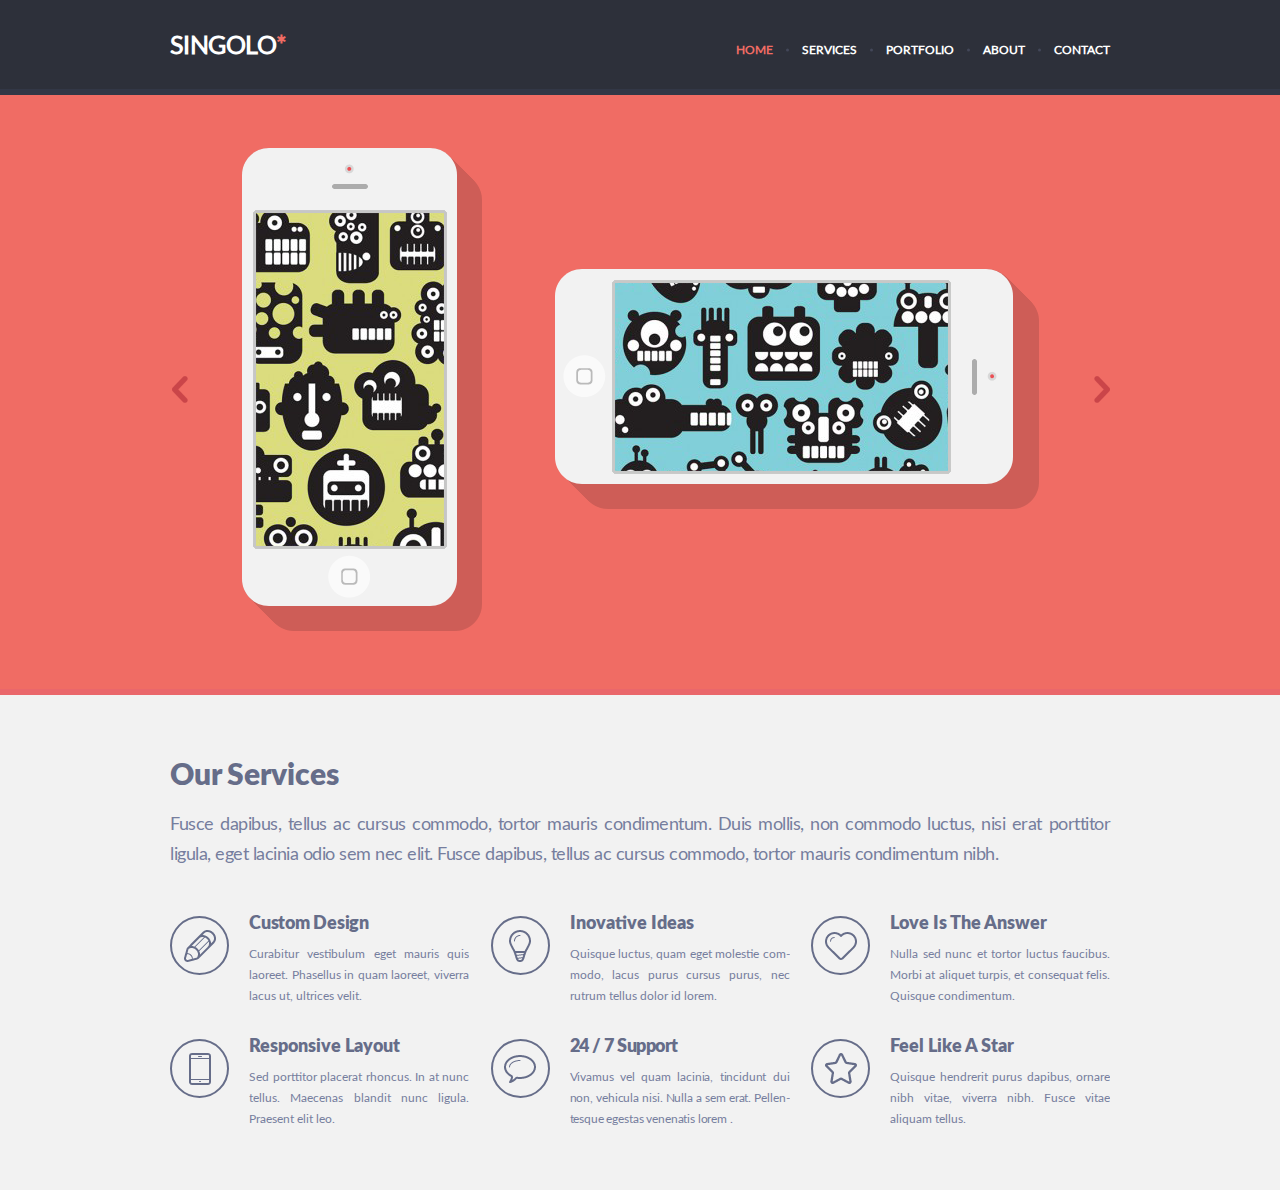
<file: singolo1.html>
<!DOCTYPE html>
<html lang="en">
<head>
    <meta charset="UTF-8">
    <meta name="viewport" content="width=device-width, initial-scale=1.0">
    <link rel="stylesheet" href="./css/fonts.css">
    <link rel="stylesheet" href="./singolo1.css">
    <title>Singolo</title>
</head>
<body>
    <header class="header">
        <div class="container">
            <div class="header__inner">
                <h1 class="header__logo">Singolo<span>*</span></h1>
                <nav class="nav">
                    <ul class="nav__list">
                        <li class="nav__list__item nav__list__item-active">home</li>
                        <li class="nav__list__item">services</li>
                        <li class="nav__list__item">portfolio</li>
                        <li class="nav__list__item">about</li>
                        <li class="nav__list__item">contact</li>
                    </ul>
                </nav>
            </div>
        </div>
    </header>
    
    <div class="slider">
        <div class="container">

            <div class="slider__inner">
                <div class="slider__item">
                    <div class="iphone_ver">
                        <img src="assets/images/vertical.png" alt="Iphone #1">
                    </div>
                    <div class="iphone_hor">
                        <img src="assets/images/horizontal.png" alt="Iphone #2">
                    </div>
                    
                </div>
                <div class="prev">
                    <div class="arrow-left">
                        <img src="assets/images/prev.png" alt="arrow-left">
                    </div>
                </div>
				<div class="next">
                    <div class="arrow-right">
                        <img src="assets/images/next.png" alt="arrow-r">
                    </div>
                </div>
            </div>

        </div>
    </div>

    <section class="services">
        <div class="container">
            <h2 class="services__title">Our Services</h2>
            <p class="services__subtitle">Fusce dapibus, tellus ac cursus commodo, tortor mauris condimentum. Duis mollis, non commodo luctus, nisi erat porttitor ligula, eget lacinia odio sem nec elit. Fusce dapibus, tellus ac cursus commodo, tortor mauris condimentum nibh.</p>
            <div class="services__inner">

                <div class="services__item">
                    <div class="services__logo">
                        <img src="assets/images/pen.png" alt="pen" class="services__img">
                    </div>
                    <div class="services__item__title services__item__title-des">Custom Design</div>
                    <p class="services__item__text">Curabitur vestibulum eget mauris quis laoreet. Phasellus in quam laoreet, viverra lacus ut, ultrices velit.</p>
                </div>

                <div class="services__item">
                    <div class="services__logo">
                        <img src="assets/images/bulb.png" alt="bulb" class="services__img">
                    </div>
                    <div class="services__item__title">Inovative Ideas</div>
                    <p class="services__item__text">Quisque luctus, quam eget molestie com&shymodo, lacus purus cursus purus, nec rutrum tellus dolor id lorem.</p>
                </div>

                <div class="services__item">
                    <div class="services__logo">
                        <img src="assets/images/heart.png" alt="heart" class="services__img">
                    </div>
                    <div class="services__item__title">Love Is The Answer</div>
                    <p class="services__item__text">Nulla sed nunc et tortor luctus faucibus. Morbi at aliquet turpis, et consequat felis. Quisque condimentum.</p>
                </div>

                <div class="services__item">
                    <div class="services__logo">
                        <img src="assets/images/phone.png" alt="phone" class="services__img">
                    </div>
                    <div class="services__item__title">Responsive Layout</div>
                    <p class="services__item__text">Sed porttitor placerat rhoncus. In at nunc tellus. Maecenas blandit nunc ligula. Prae&shysent elit leo.</p>
                </div>

                <div class="services__item">
                    <div class="services__logo">
                        <img src="assets/images/bubble.png" alt="bubble" class="services__img">
                    </div>
                    <div class="services__item__title services__item__title-sup">24 / 7 Support</div>
                    <p class="services__item__text services__item__text-sup">Vivamus vel quam lacinia, tincidunt dui non, vehicula nisi. Nulla a sem erat. Pellen&shytesque egestas venenatis lorem .</p>
                </div>

                <div class="services__item">
                    <div class="services__logo">
                        <img src="assets/images/star.png" alt="star" class="services__img">
                    </div>
                    <div class="services__item__title">Feel Like A Star</div>
                    <p class="services__item__text">Quisque hendrerit purus dapibus, ornare nibh vitae, viverra nibh. Fusce vitae aliquam tellus.</p>
                </div>

            </div>
        </div>
    </section>
</body>
</html>
</file>
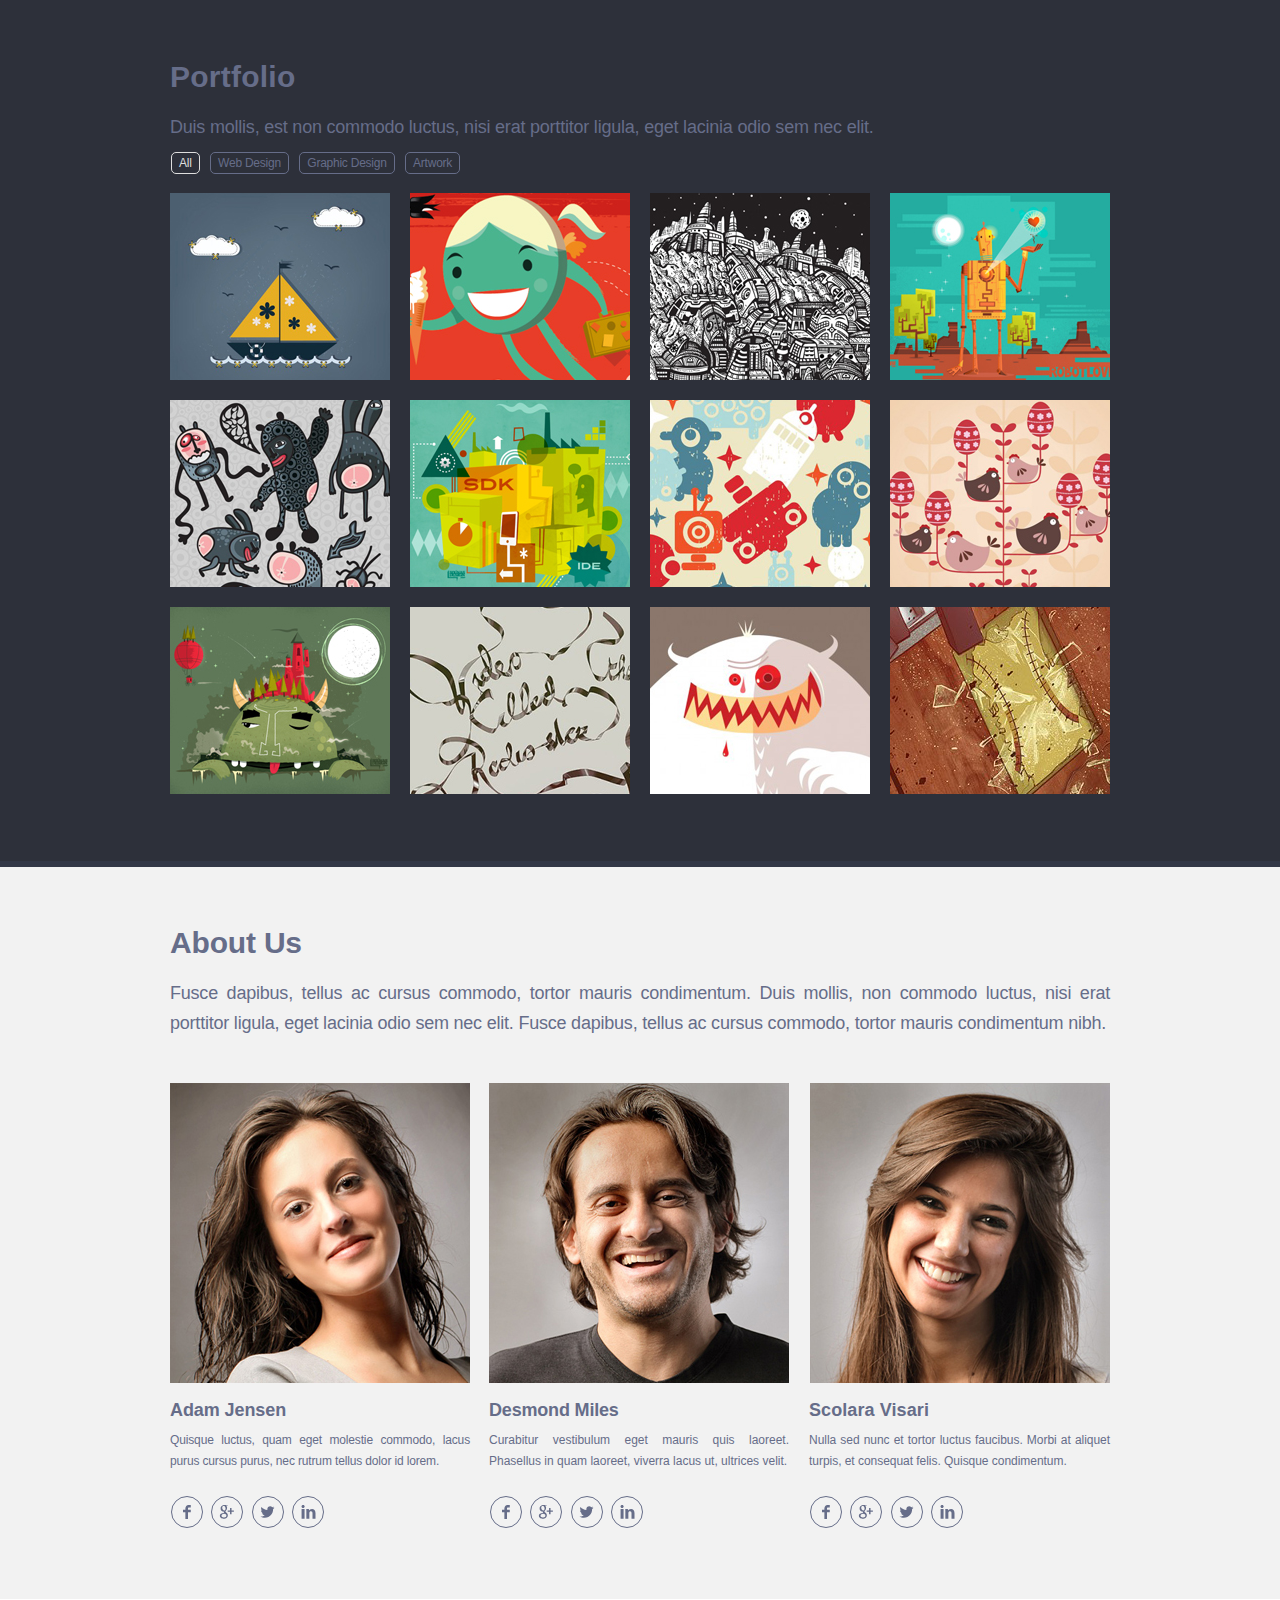
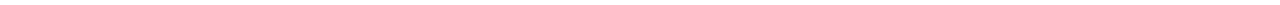
<file: singolo2.html>
<!DOCTYPE html>
<html lang="en">
<head>
    <meta charset="UTF-8">
    <meta name="viewport" content="width=device-width, initial-scale=1.0">
    <link rel="stylesheet" href="./css/fonts.css">
    <link rel="stylesheet" href="./singolo2.css">
    <title>Singolo</title>
</head>
<body>
  <section class="portfolio">
    <div class="wrapper">
      <h2>Portfolio</h2>

      <p>Duis mollis, est non commodo luctus, nisi erat porttitor ligula, eget lacinia odio sem nec elit.</p>

      <div class="portfolio__tags">
        <button class="tag selected">All</button>
        <button class="tag">Web Design</button>
        <button class="tag">Graphic Design</button>
        <button class="tag">Artwork</button>
      </div>

      <div class="portfolio__pictures">
        <img class="portfolio__picture" src="./assets/images/portfolio/1.jpg" alt="Portfolio Picture 1 — Ship illustration">
        <img class="portfolio__picture" src="./assets/images/portfolio/2.jpg" alt="Portfolio Picture 2 — Smiling girl with ice-cream illustration">
        <img class="portfolio__picture" src="./assets/images/portfolio/3.jpg" alt="Portfolio Picture 3 — City at night illustration">
        <img class="portfolio__picture" src="./assets/images/portfolio/4.jpg" alt="Portfolio Picture 4 — Robot illustration">
        <img class="portfolio__picture" src="./assets/images/portfolio/5.jpg" alt="Portfolio Picture 5 — Strange animals illustration">
        <img class="portfolio__picture" src="./assets/images/portfolio/6.jpg" alt="Portfolio Picture 6 — Building with SDK title illustration">
        <img class="portfolio__picture" src="./assets/images/portfolio/7.jpg" alt="Portfolio Picture 7 — Robots and rocket illustration">
        <img class="portfolio__picture" src="./assets/images/portfolio/8.jpg" alt="Portfolio Picture 8 — Hens illustration">
        <img class="portfolio__picture" src="./assets/images/portfolio/9.jpg" alt="Portfolio Picture 9 — Monster with castle on top illustration">
        <img class="portfolio__picture" src="./assets/images/portfolio/10.jpg" alt="Portfolio Picture 10 — Calligraphy „Video killed Radio“">
        <img class="portfolio__picture" src="./assets/images/portfolio/11.jpg" alt="Portfolio Picture 11 — Creepy Monster illustration">
        <img class="portfolio__picture" src="./assets/images/portfolio/12.jpg" alt="Portfolio Picture 12 — Broken Glass illustration">
      </div>
    </div>
  </section>

  <section class="about-us">
    <div class="wrapper">
      <h2>About Us</h2>
      <p>Fusce dapibus, tellus ac cursus commodo, tortor mauris condimentum. Duis mollis, non commodo luctus, nisi erat porttitor ligula, eget lacinia odio sem nec elit. Fusce dapibus, tellus ac cursus commodo, tortor mauris condimentum nibh.</p>
      
      <div class="layout-3-column">
        <div class="about-us__employee">
          <img class="about-us__employee-photo" src="./assets/images/workers/adam-jensen.jpg" alt="Adam Jensen photo">
          <h3>Adam Jensen</h3>
          <p>Quisque luctus, quam eget molestie commodo, lacus purus cursus purus, nec rutrum tellus dolor id lorem.</p>
          <div class="social-icons">
            <a class="icon icon_facebook" href="#"></a>
            <a class="icon icon_google-plus" href="#"></a>
            <a class="icon icon_twitter" href="#"></a>
            <a class="icon icon_linkedin" href="#"></a>
          </div>
        </div>

        <div class="about-us__employee">
          <img class="about-us__employee-photo" src="./assets/images/workers/desmond-miles.jpg" alt="Desmond Miles photo">
          <h3>Desmond Miles</h3>
          <p>Curabitur vestibulum eget mauris quis laoreet. Phasellus in quam laoreet, viverra lacus ut, ultrices velit.</p>
          <div class="social-icons">
            <a class="icon icon_facebook" href="#"></a>
            <a class="icon icon_google-plus" href="#"></a>
            <a class="icon icon_twitter" href="#"></a>
            <a class="icon icon_linkedin" href="#"></a>
          </div>
        </div>

        <div class="about-us__employee">
          <img class="about-us__employee-photo" src="./assets/images/workers/scolara-visari.jpg" alt="Scolara Visari photo">
          <h3>Scolara Visari</h3>
          <p>Nulla sed nunc et tortor luctus faucibus. Morbi at aliquet turpis, et consequat felis. Quisque condimentum.</p>
          <div class="social-icons">
            <a class="icon icon_facebook" href="#"></a>
            <a class="icon icon_google-plus" href="#"></a>
            <a class="icon icon_twitter" href="#"></a>
            <a class="icon icon_linkedin" href="#"></a>
          </div>
        </div>

      </div>
    </div>
  </section>
</body>
</html>
</file>
<file: css/fonts.css>
@font-face {
    font-family: 'Lato Black';
    src: url('../assets/fonts/Lato-Black.eot');
    src: url('../assets/fonts/Lato-Black.eot?#iefix') format('embedded-opentype'),
    url('../assets/fonts/Lato-Black.woff') format('woff'),
    url('../assets/fonts/Lato-Black.ttf') format('truetype');
    font-weight: normal;
    font-style: normal;
    }

@font-face {
    font-family: 'Lato Bold';
    src: url('../assets/fonts/Lato-Bold.eot');
    src: url('../assets/fonts/Lato-Bold.eot?#iefix') format('embedded-opentype'),
    url('../assets/fonts/Lato-Bold.woff') format('woff'),
    url('../assets/fonts/Lato-Bold.ttf') format('truetype');
    font-weight: normal;
    font-style: normal;
    }

@font-face {
    font-family: 'Lato Regular';
    src: url('../assets/fonts/Lato-Regular.eot');
    src: url('../assets/fonts/Lato-Regular.eot?#iefix') format('embedded-opentype'),
    url('../assets/fonts/Lato-Regular.woff') format('woff'),
    url('../assets/fonts/Lato-Regular.ttf') format('truetype');
    font-weight: normal;
    font-style: normal;
    }

@font-face {
    font-family: 'Lato Light';
    src: url('../assets/fonts/Lato-Light.eot');
    src: url('../assets/fonts/Lato-Light.eot?#iefix') format('embedded-opentype'),
    url('../assets/fonts/Lato-Light.woff') format('woff'),
    url('../assets/fonts/Lato-Light.ttf') format('truetype');
    font-weight: normal;
    font-style: normal;
    }

@font-face {
    font-family: 'Lato Thin';
    src: url('../assets/fonts/Lato-Thin.eot');
    src: url('../assets/fonts/Lato-Thin.eot?#iefix') format('embedded-opentype'),
    url('../assets/fonts/Lato-Thin.woff') format('woff'),
    url('../assets/fonts/Lato-Thin.ttf') format('truetype');
    font-weight: normal;
    font-style: normal;
    }
</file>
<file: singolo1.css>
html {
  font-size: 10px;
}

body {
  margin: 0;
  font-family: 'Lato Regular', sans-serif;
  font-size: 1.6rem;
  background-color: #fefefe;
}

*,
*:before,
*:after {
  box-sizing: border-box;
}

h1, h2, h3, h4, h5, h6 {
  margin: 0;
}

p {
  margin: 0;
}

ul {
  margin: 0;
  padding: 0;
}

/* Container */

.container {
  width: 100%;
  max-width: 1020px;
  margin: 0 auto;
  padding: 0 40px;
}


/* HEADER */

.header {
  padding: 34px 0 30px;
  background-color: #2d303a;
  border-bottom: solid 6px #323746;
}

.header__inner {
  display: flex;
  justify-content: space-between;
  align-items: baseline;
}

.header__logo {
  font-size: 2.5rem;
  font-weight: 700;
  line-height: 1;
  letter-spacing: -.55px;
  color: #fff;
  text-transform: uppercase;
  cursor: pointer;
}

.header__logo span {
  color: #f06c64;
}

.nav__list {
  display: flex;
  font-size: 1.2rem;
  font-weight: 700;

  color: #fff;
  list-style: none;
  text-transform: uppercase;
}

.nav__list__item {
  margin-right: 29px;
  cursor: pointer;
  transition: color .2s linear;
  position: relative;
}

.nav__list__item::after {
  content: "";
  background-color: #434759;
  width: 3px;
  height: 3px;
  border-radius: 50%;

  position: absolute;
  top: 50%;
  right: -16px;

  transform: translateY(-50%);

}

.nav__list__item:hover {
  color: #f06c64;
  text-decoration: underline;
}

.nav__list__item:last-child {
  margin-right: 0;
}

.nav__list__item:last-child::after {
  width: 0;
}

.nav__list__item-active {
  color: #f06c64;
}

/* Slider */

.slider {
  height: 600px;
  background-color: #f06c64;
  border-bottom: solid 6px #ea676b;
}

.slider__inner {
  position: relative;
}

.slider__item {
  display: flex;
}

.iphone_ver {
  padding: 53px 0 0 72px;
}

.iphone_hor {
  padding: 174px 0 0 73px;

}

.prev {
  position: absolute;
  top: 52%;
  left: 2px;
  cursor: pointer;
}

.next {
  position: absolute;
  top: 52%;
  right: 0;
  cursor: pointer;
}

/* Services */

.services {
  padding: 63px 0 31px;
  background-color: #f2f2f2;
  border-bottom: 6px solid #fff
}

.services__title {
  margin-bottom: 16px;
  font-family: 'Lato Black', sans-serif;
  font-size: 3rem;
  font-weight: 400;
  color: #666d89;
  word-spacing: -1.5px;
}

.services__subtitle {
  margin-bottom: 43px;

  font-size: 1.8rem;
  font-weight: 300;
  color: #767e9e;
  line-height: 30px;
  text-align: justify;
  letter-spacing: -.5px;
}

.services__inner {
  display: flex;
  flex-wrap: wrap;
  justify-content: space-between;
}

.services__item {
  margin-bottom: 30px;
  width: 33%;
  max-width: 299px;
  max-height: 93px;
  padding-left: 79px;

  overflow: hidden;

  position: relative;
}

.services__logo {
  display: flex;
  justify-content: center;
  align-items: center;
  width: 59px;
  height: 59px;
  padding: 15px;
  border: 2px solid #666d89;
  border-radius: 50%;

  position: absolute;
  top: 3px;
  left: 0;
}


.services__item__title {
  margin-bottom: 9px;

  color: #666d89;
  font-family: "Lato Black";
  font-size: 1.8rem;
  font-weight: 400;

}
.services__item__title-des {
  letter-spacing: -.25px;
}

.services__item__title-sup {
  letter-spacing: -.5px;
}

.services__item__text {

  color: #767e9e;
  font-size: 1.2rem;
  line-height: 21px;
  text-align: justify;
}

.services__item__text-sup {
  letter-spacing: -.15px;
}
</file>
<file: singolo2.css>
body {
  --primary: #f06c64;
  --dark-background: #2d303a;
  --light-background: #f2f2f2;
  --text: #666d89;

  margin: 0;
  padding: 0;

  font-family: "Lato", "Arial", sans-serif;
  font-weight: normal;

  background-color: white;
}



h2,
h3 {
  margin-block-start: 0;
  margin-block-end: 0;

  font-weight: 900;
  
  color: var(--text);
}

h2 {
  font-size: 30px;
}

h3 {
  font-size: 18px;
  letter-spacing: -0.01em;
  line-height: 0.8em;
}

.wrapper {
  width: 1020px;
  padding: 0 40px;
  margin: 0 auto;
  box-sizing: border-box;
}

.portfolio p,
.about-us p {
  margin-block-start: 18px;
  margin-block-end: 0;

  font: 300 18px/30px "Lato", "Arial", sans-serif;
  text-align: justify;
  letter-spacing: -0.012em;

  color: var(--text);
}



button {
  padding: 0;
  font: inherit;
  
  cursor: pointer;
  
  color: inherit;
  background-color: transparent;
  border: none;
}

button:not(:disabled):hover,
button:not(:disabled):focus {
  filter: saturate(1.25);
}

button:disabled {
  opacity: 0.7;
  cursor: default;
}



.social-icons {
  margin-top: 24px;
  padding-left: 1px;
}

.social-icons .icon {
  display: inline-block;

  width: 30px;
  height: 30px;

  background-repeat: no-repeat;
  background-position: center center;
  border: 1px solid var(--text);
  border-radius: 50%;
}

.social-icons .icon:not(:first-child) {
  margin-left: 4px;
}

.social-icons .icon:hover {
  opacity: 0.6;
}

.icon.icon_facebook {
  background-image: url("assets/icons/icon_facebook.svg");
}

.icon.icon_google-plus {
  background-image: url("assets/icons/icon_google-plus.svg");
  background-position-x: 7px;
}

.icon.icon_twitter {
  background-image: url("assets/icons/icon_twitter.svg");
  background-position-x: 7px;
}

.icon.icon_linkedin {
  background-image: url("assets/icons/icon_linkedin.svg");
  background-position-y: 7px;
}



.portfolio,
.about-us {
  width: 100%;
}



.portfolio {
  padding-top: 60px;
  padding-bottom: 67px;

  background-color: var(--dark-background);
  border-bottom: 6px solid #323746;
}

.portfolio h2 {
  letter-spacing: 0.008em;
}

.portfolio__tags {
  margin: 10px 0 19px;
  padding-left: 1px;
}

.portfolio__tags .tag {
  padding: 4px 7px 4px;

  font-size: 12px;
  line-height: 12px;
  letter-spacing: -0.02em;

  color: var(--text);
  border: 1px solid var(--text);
  border-radius: 5px;
}

.portfolio__tags .tag:hover {
  color: #dedede;
  border-color: #dedede;
}

.portfolio__tags .tag:not(:first-child) {
  margin-left: 6px;
}

.portfolio__tags .tag.selected {
  color: #dedede;
  border-color: #dedede;

  cursor: default;
}

.portfolio__pictures {
  display: flex;
  justify-content: space-between;
  flex-wrap: wrap;
  
  height: 601px;
  overflow: hidden;
}

.portfolio__picture {
  margin-bottom: 20px;
}

.portfolio__picture:nth-child(n+9) {
  margin-bottom: 0;
}



.about-us {
  padding-top: 59px;
  padding-bottom: 67px;

  background-color: var(--light-background);
  border-bottom: 6px solid #ffffff;
}

.about-us h2 {
  letter-spacing: -0.006em;
}

.layout-3-column {
  display: flex;

  margin-top: 45px;
}

.about-us__employee {
  width: 300px;
}

.about-us__employee:nth-child(2) {
  margin-left: 19px;
}

.about-us__employee:nth-child(3) {
  margin-left: 21px;
}

.about-us__employee h3 {
  margin-top: 13px;

  letter-spacing: -0.005em;
  line-height: 1.2em;
  white-space: nowrap;
  overflow: hidden;
  text-overflow: ellipsis;
}

.about-us .about-us__employee p {
  margin-top: 8px;

  font-weight: normal;
  font-size: 12px;
  line-height: 1.75em;
}

.about-us__employee:nth-child(2) h3 {
  letter-spacing: -0.01em;
}

.about-us__employee:nth-child(3) h3,
.about-us__employee:nth-child(3) p,
.about-us__employee:nth-child(3) .social-icons {
  margin-left: -1px;
}

.about-us__employee:nth-child(3) h3 {
  letter-spacing: 0.005em;
}

.about-us__employee:nth-child(3) p {
  letter-spacing: -0.003em;
}

.about-us__employee:nth-child(2) p {
  letter-spacing: 0;
}
</file>
